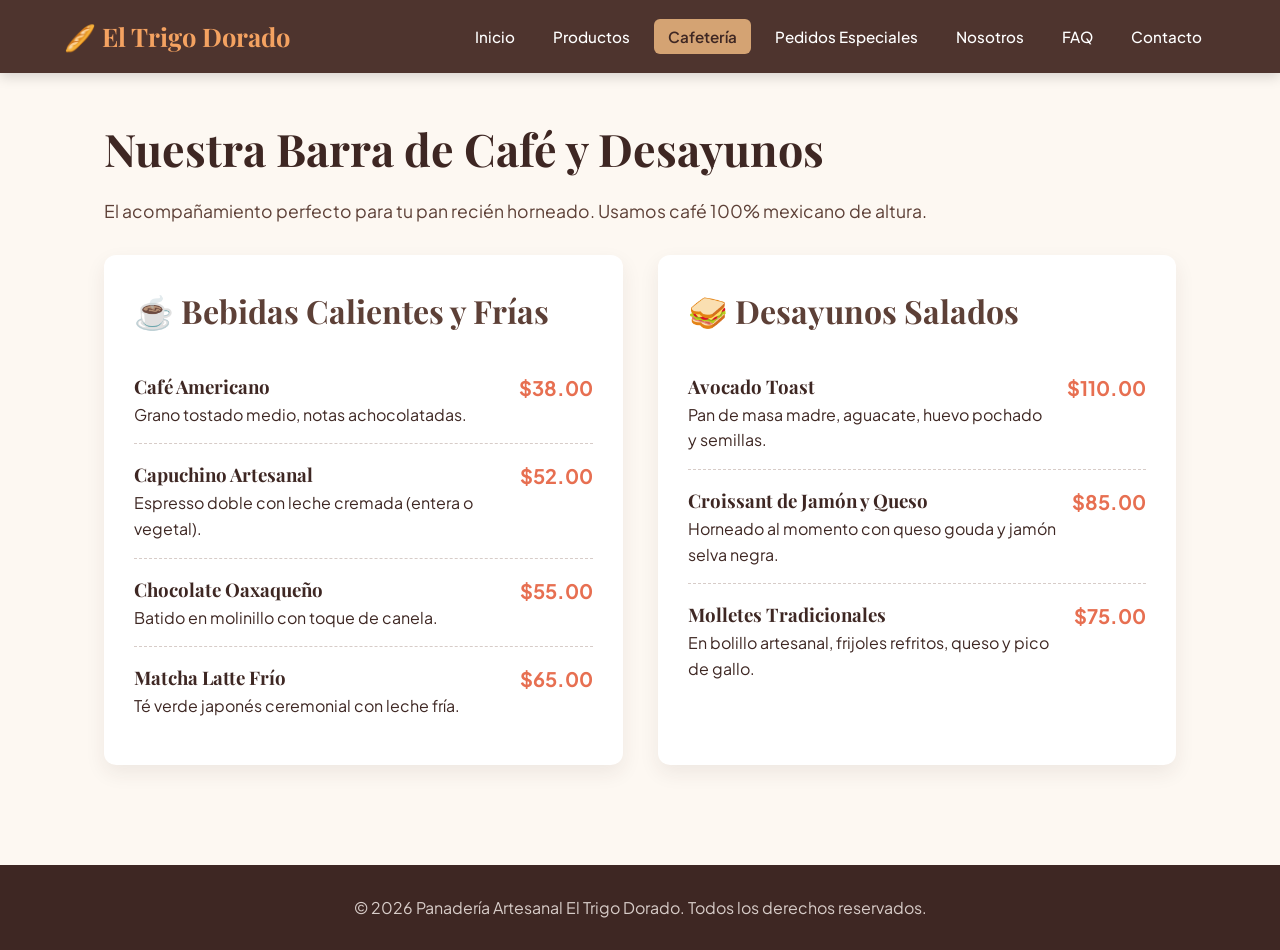
<file: cafeteria.html>
<!doctype html>
<html lang="es">
  <head>
    <meta charset="UTF-8" />
    <meta name="viewport" content="width=device-width, initial-scale=1.0" />
    <title>El Trigo Dorado | Cafetería</title>
    <link rel="stylesheet" href="styles.css" />
  </head>
  <body>
    <header>
      <a href="index.html" class="logo">🥖 El Trigo Dorado</a>
      <button class="menu-toggle" id="menu-btn" aria-label="Abrir menú">
        ☰
      </button>
      <nav id="nav-menu">
        <ul>
          <li><a href="index.html">Inicio</a></li>
          <li><a href="productos.html">Productos</a></li>
          <li><a href="cafeteria.html" class="activo">Cafetería</a></li>
          <li><a href="eventos.html">Pedidos Especiales</a></li>
          <li><a href="nosotros.html">Nosotros</a></li>
          <li><a href="preguntas.html">FAQ</a></li>
          <li><a href="contacto.html">Contacto</a></li>
        </ul>
      </nav>
    </header>

    <main>
      <h1>Nuestra Barra de Café y Desayunos</h1>
      <p class="subtitulo">
        El acompañamiento perfecto para tu pan recién horneado. Usamos café 100%
        mexicano de altura.
      </p>

      <div class="contacto-container">
        <div class="menu-lista">
          <h2>☕ Bebidas Calientes y Frías</h2>
          <div class="menu-item">
            <div>
              <h3>Café Americano</h3>
              <p>Grano tostado medio, notas achocolatadas.</p>
            </div>
            <span class="precio">$38.00</span>
          </div>
          <div class="menu-item">
            <div>
              <h3>Capuchino Artesanal</h3>
              <p>Espresso doble con leche cremada (entera o vegetal).</p>
            </div>
            <span class="precio">$52.00</span>
          </div>
          <div class="menu-item">
            <div>
              <h3>Chocolate Oaxaqueño</h3>
              <p>Batido en molinillo con toque de canela.</p>
            </div>
            <span class="precio">$55.00</span>
          </div>
          <div class="menu-item">
            <div>
              <h3>Matcha Latte Frío</h3>
              <p>Té verde japonés ceremonial con leche fría.</p>
            </div>
            <span class="precio">$65.00</span>
          </div>
        </div>

        <div class="menu-lista">
          <h2>🥪 Desayunos Salados</h2>
          <div class="menu-item">
            <div>
              <h3>Avocado Toast</h3>
              <p>Pan de masa madre, aguacate, huevo pochado y semillas.</p>
            </div>
            <span class="precio">$110.00</span>
          </div>
          <div class="menu-item">
            <div>
              <h3>Croissant de Jamón y Queso</h3>
              <p>Horneado al momento con queso gouda y jamón selva negra.</p>
            </div>
            <span class="precio">$85.00</span>
          </div>
          <div class="menu-item">
            <div>
              <h3>Molletes Tradicionales</h3>
              <p>
                En bolillo artesanal, frijoles refritos, queso y pico de gallo.
              </p>
            </div>
            <span class="precio">$75.00</span>
          </div>
        </div>
      </div>
    </main>

    <footer>
      <p>
        &copy; 2026 Panadería Artesanal El Trigo Dorado. Todos los derechos
        reservados.
      </p>
    </footer>
    <script src="script.js"></script>
  </body>
</html>
</file>
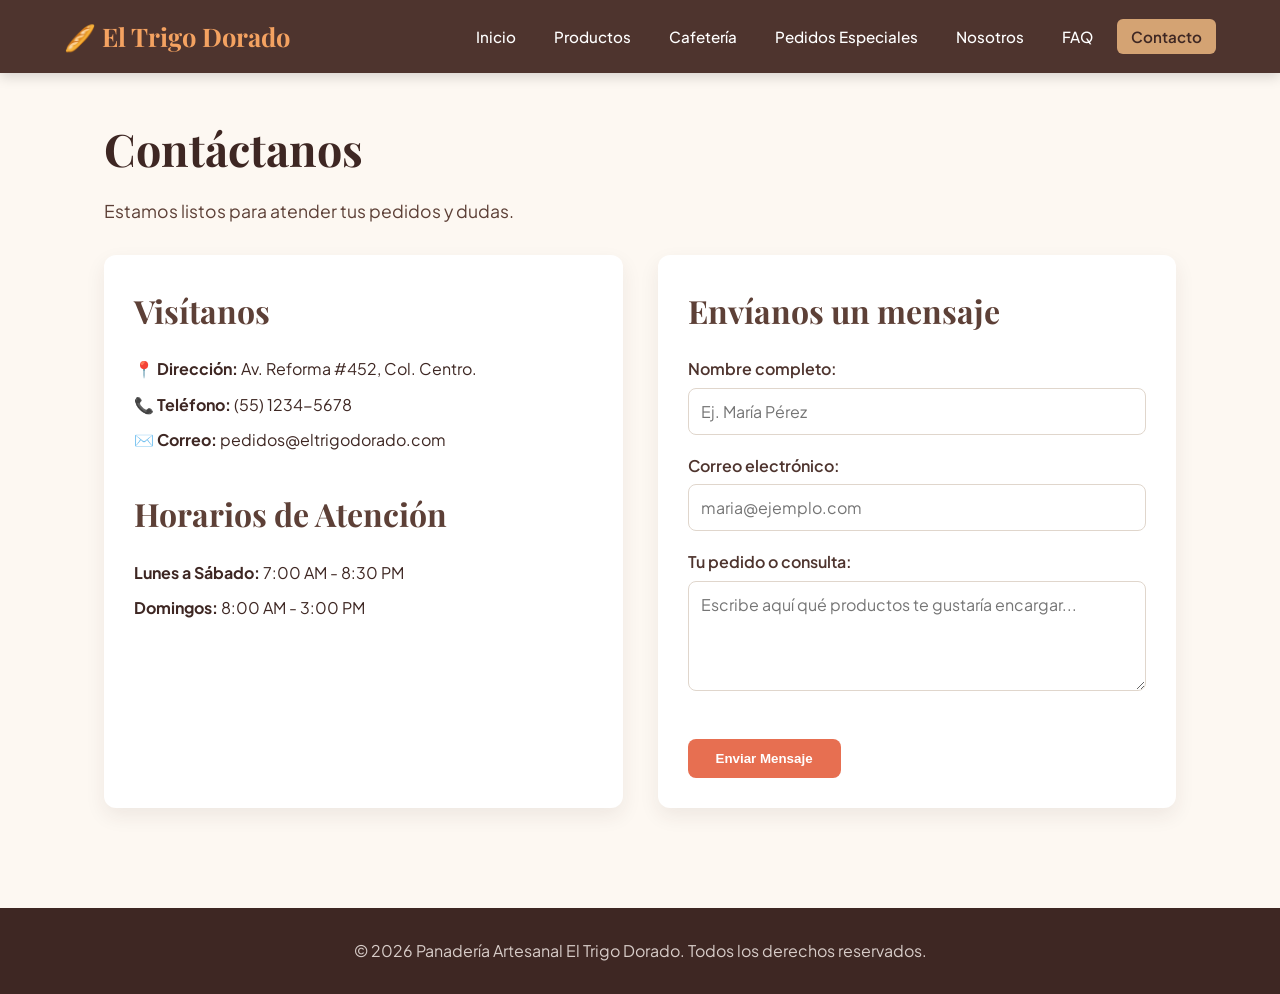
<file: contacto.html>
<!doctype html>
<html lang="es">
  <head>
    <meta charset="UTF-8" />
    <meta name="viewport" content="width=device-width, initial-scale=1.0" />
    <title>El Trigo Dorado | Contacto</title>
    <link rel="stylesheet" href="styles.css" />
  </head>
  <body>
    <header>
      <a href="index.html" class="logo">🥖 El Trigo Dorado</a>
      <button class="menu-toggle" id="menu-btn" aria-label="Abrir menú">
        ☰
      </button>
      <nav id="nav-menu">
        <ul>
          <li><a href="index.html">Inicio</a></li>
          <li><a href="productos.html">Productos</a></li>
          <li><a href="cafeteria.html">Cafetería</a></li>
          <li><a href="eventos.html">Pedidos Especiales</a></li>
          <li><a href="nosotros.html">Nosotros</a></li>
          <li><a href="preguntas.html">FAQ</a></li>
          <li><a href="contacto.html" class="activo">Contacto</a></li>
        </ul>
      </nav>
    </header>

    <main>
      <h1>Contáctanos</h1>
      <p class="subtitulo">Estamos listos para atender tus pedidos y dudas.</p>

      <div class="contacto-container">
        <div class="info-box">
          <h2>Visítanos</h2>
          <p><strong>📍 Dirección:</strong> Av. Reforma #452, Col. Centro.</p>
          <p><strong>📞 Teléfono:</strong> (55) 1234-5678</p>
          <p><strong>✉️ Correo:</strong> pedidos@eltrigodorado.com</p>
          <br />
          <h2>Horarios de Atención</h2>
          <p><strong>Lunes a Sábado:</strong> 7:00 AM - 8:30 PM</p>
          <p><strong>Domingos:</strong> 8:00 AM - 3:00 PM</p>
        </div>

        <form
          onsubmit="
            event.preventDefault();
            alert(
              '¡Gracias por tu mensaje! Nos pondremos en contacto contigo pronto.',
            );
            this.reset();
          "
        >
          <h2>Envíanos un mensaje</h2>
          <div class="form-grupo">
            <label for="nombre">Nombre completo:</label>
            <input
              type="text"
              id="nombre"
              required
              placeholder="Ej. María Pérez"
            />
          </div>
          <div class="form-grupo">
            <label for="email">Correo electrónico:</label>
            <input
              type="email"
              id="email"
              required
              placeholder="maria@ejemplo.com"
            />
          </div>
          <div class="form-grupo">
            <label for="mensaje">Tu pedido o consulta:</label>
            <textarea
              id="mensaje"
              rows="4"
              required
              placeholder="Escribe aquí qué productos te gustaría encargar..."
            ></textarea>
          </div>
          <button type="submit" class="btn">Enviar Mensaje</button>
        </form>
      </div>
    </main>

    <footer>
      <p>
        &copy; 2026 Panadería Artesanal El Trigo Dorado. Todos los derechos
        reservados.
      </p>
    </footer>
    <script src="script.js"></script>
  </body>
</html>
</file>
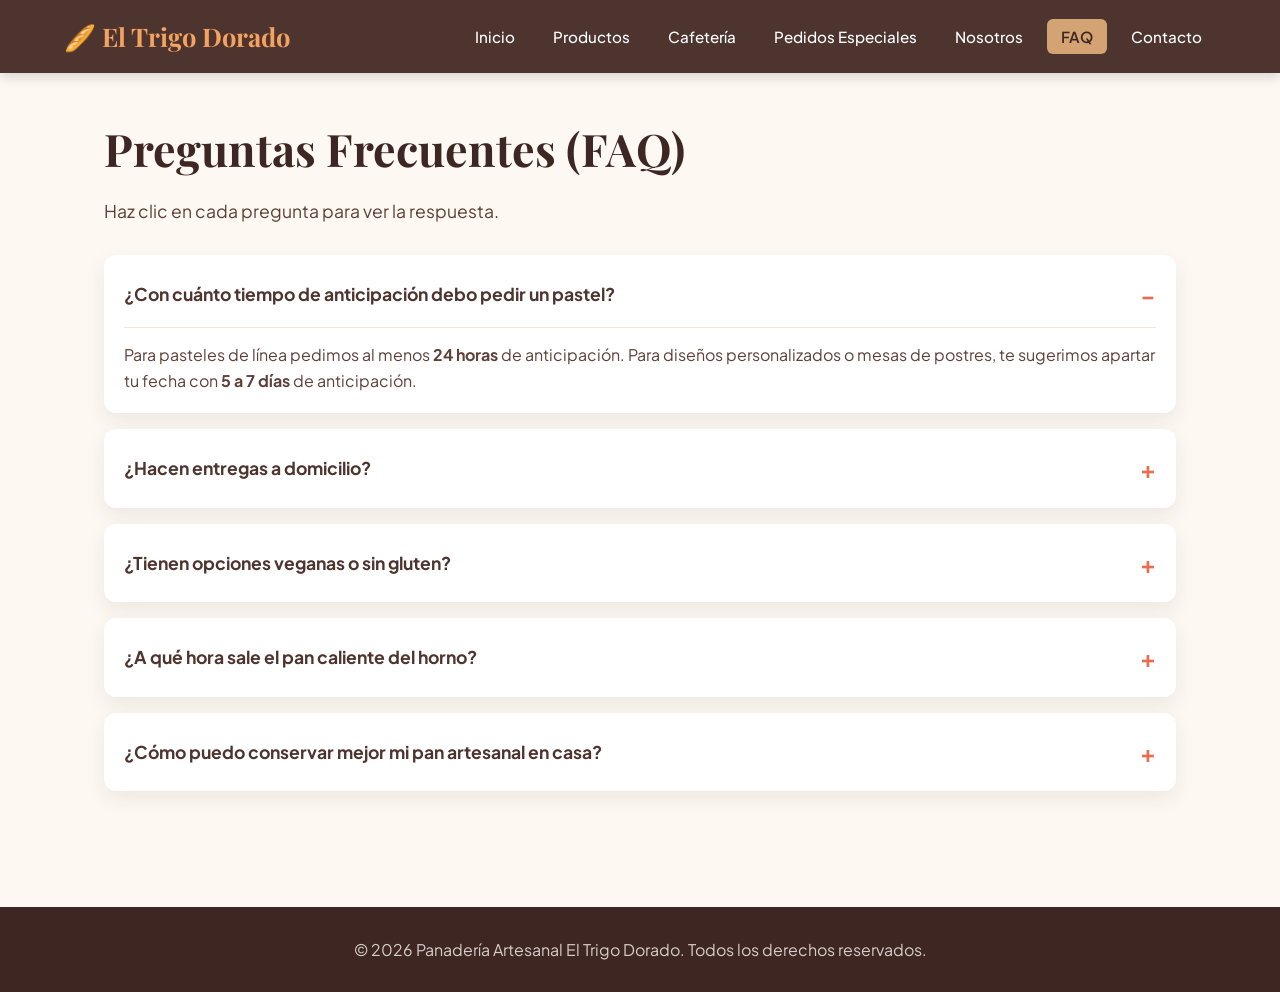
<file: preguntas.html>
<!doctype html>
<html lang="es">
  <head>
    <meta charset="UTF-8" />
    <meta name="viewport" content="width=device-width, initial-scale=1.0" />
    <title>El Trigo Dorado | Preguntas Frecuentes</title>
    <link rel="stylesheet" href="styles.css" />
  </head>
  <body>
    <header>
      <a href="index.html" class="logo">🥖 El Trigo Dorado</a>
      <button class="menu-toggle" id="menu-btn" aria-label="Abrir menú">
        ☰
      </button>
      <nav id="nav-menu">
        <ul>
          <li><a href="index.html">Inicio</a></li>
          <li><a href="productos.html">Productos</a></li>
          <li><a href="cafeteria.html">Cafetería</a></li>
          <li><a href="eventos.html">Pedidos Especiales</a></li>
          <li><a href="nosotros.html">Nosotros</a></li>
          <li><a href="preguntas.html" class="activo">FAQ</a></li>
          <li><a href="contacto.html">Contacto</a></li>
        </ul>
      </nav>
    </header>

    <main>
      <h1>Preguntas Frecuentes (FAQ)</h1>
      <p class="subtitulo">Haz clic en cada pregunta para ver la respuesta.</p>

      <details open>
        <summary>
          ¿Con cuánto tiempo de anticipación debo pedir un pastel?
        </summary>
        <p>
          Para pasteles de línea pedimos al menos <strong>24 horas</strong> de
          anticipación. Para diseños personalizados o mesas de postres, te
          sugerimos apartar tu fecha con <strong>5 a 7 días</strong> de
          anticipación.
        </p>
      </details>

      <details>
        <summary>¿Hacen entregas a domicilio?</summary>
        <p>
          Sí, contamos con envío a domicilio dentro de la ciudad en compras
          mayores a $250.00 MXN. También puedes encontrarnos en aplicaciones de
          reparto.
        </p>
      </details>

      <details>
        <summary>¿Tienen opciones veganas o sin gluten?</summary>
        <p>
          ¡Sí! Nuestras hogazas de masa madre tradicionales son 100% veganas
          (solo harina, agua y sal). Además, los martes y viernes horneamos
          brownies y panqués sin gluten hechos con harina de almendra.
        </p>
      </details>

      <details>
        <summary>¿A qué hora sale el pan caliente del horno?</summary>
        <p>
          La primera horneada del día sale a las <strong>7:30 AM</strong> (pan
          dulce y croissants) y a las <strong>10:00 AM</strong> salen las
          baguettes y hogazas de masa madre.
        </p>
      </details>

      <details>
        <summary>¿Cómo puedo conservar mejor mi pan artesanal en casa?</summary>
        <p>
          Te recomendamos guardarlo en una bolsa de tela o de papel a
          temperatura ambiente por hasta 3 días. Si deseas conservarlo más
          tiempo, rebánalo y congélalo en una bolsa hermética; solo tendrás que
          pasarlo por el tostador antes de comerlo.
        </p>
      </details>
    </main>

    <footer>
      <p>
        &copy; 2026 Panadería Artesanal El Trigo Dorado. Todos los derechos
        reservados.
      </p>
    </footer>
    <script src="script.js"></script>
  </body>
</html>
</file>
<file: styles.css>
@import url("https://fonts.googleapis.com/css2?family=Playfair+Display:wght@600;700&family=Plus+Jakarta+Sans:wght@400;500;600;700&display=swap");

:root {
  --bg-crema: #fdf8f2;
  --cafe-oscuro: #3e2723;
  --cafe-medio: #4e342e;
  --cafe-suave: #5d4037;
  --dorado: #f4a261;
  --trigo: #d4a373;
  --terracota: #e76f51;
  --terracota-hover: #d65a31;
  --blanco: #ffffff;
  --sombra: 0 8px 20px rgba(62, 39, 35, 0.08);
  --radio: 12px;
}

* {
  margin: 0;
  padding: 0;
  box-sizing: border-box;
}

body {
  font-family: "Plus Jakarta Sans", sans-serif;
  background-color: var(--bg-crema);
  color: var(--cafe-oscuro);
  line-height: 1.6;
  display: flex;
  flex-direction: column;
  min-height: 100vh;
}

h1,
h2,
h3,
.logo {
  font-family: "Playfair Display", serif;
}

/* Encabezado y Navegación Responsiva */
header {
  background-color: var(--cafe-medio);
  color: var(--blanco);
  padding: 1rem 5%;
  display: flex;
  justify-content: space-between;
  align-items: center;
  position: sticky;
  top: 0;
  z-index: 1000;
  box-shadow: 0 4px 12px rgba(0, 0, 0, 0.15);
}

.logo {
  font-size: 1.6rem;
  font-weight: 700;
  color: var(--dorado);
  text-decoration: none;
  display: flex;
  align-items: center;
  gap: 8px;
}

.menu-toggle {
  display: none;
  background: none;
  border: 2px solid var(--dorado);
  color: var(--dorado);
  font-size: 1.5rem;
  padding: 4px 12px;
  border-radius: 6px;
  cursor: pointer;
}

nav ul {
  list-style: none;
  display: flex;
  gap: 10px;
}

nav a {
  color: var(--blanco);
  text-decoration: none;
  font-weight: 500;
  font-size: 0.95rem;
  padding: 8px 14px;
  border-radius: 6px;
  transition: all 0.3s ease;
}

nav a:hover,
nav a.activo {
  background-color: var(--trigo);
  color: var(--cafe-oscuro);
  font-weight: 600;
}

/* Contenedor Principal */
main {
  flex: 1;
  padding: 40px 5%;
  max-width: 1200px;
  margin: 0 auto;
  width: 100%;
}

h1 {
  font-size: clamp(2rem, 4vw, 2.8rem);
  color: var(--cafe-oscuro);
  margin-bottom: 12px;
}

h2 {
  font-size: clamp(1.5rem, 3vw, 2rem);
  color: var(--cafe-suave);
  margin-bottom: 20px;
}

.subtitulo {
  color: var(--cafe-suave);
  font-size: 1.1rem;
  margin-bottom: 30px;
}

/* Sección Hero (Inicio) */
.hero {
  background:
    linear-gradient(rgba(46, 26, 20, 0.68), rgba(46, 26, 20, 0.75)),
    url("https://images.unsplash.com/photo-1509440159596-0249088772ff?auto=format&fit=crop&w=1400&q=80")
      center/cover;
  color: var(--blanco);
  text-align: center;
  padding: clamp(60px, 10vw, 120px) 20px;
  border-radius: var(--radio);
  margin-bottom: 50px;
  box-shadow: var(--sombra);
}

.hero h1 {
  color: var(--dorado);
  margin-bottom: 16px;
}

.hero p {
  max-width: 650px;
  margin: 0 auto;
  font-size: clamp(1rem, 2vw, 1.2rem);
  opacity: 0.95;
}

/* Botones */
.btn {
  display: inline-block;
  background-color: var(--terracota);
  color: var(--blanco);
  padding: 12px 28px;
  text-decoration: none;
  border-radius: 8px;
  font-weight: 600;
  margin-top: 24px;
  border: none;
  cursor: pointer;
  transition:
    transform 0.2s ease,
    background-color 0.3s ease;
}

.btn:hover {
  background-color: var(--terracota-hover);
  transform: translateY(-2px);
}

/* Cuadrícula de Productos y Tarjetas */
.grid {
  display: grid;
  grid-template-columns: repeat(auto-fit, minmax(270px, 1fr));
  gap: 28px;
  margin-top: 20px;
}

.card {
  background: var(--blanco);
  border-radius: var(--radio);
  overflow: hidden;
  box-shadow: var(--sombra);
  text-align: center;
  display: flex;
  flex-direction: column;
  justify-content: space-between;
  padding-bottom: 24px;
  transition:
    transform 0.3s ease,
    box-shadow 0.3s ease;
}

.card:hover {
  transform: translateY(-6px);
  box-shadow: 0 14px 28px rgba(62, 39, 35, 0.14);
}

.card img {
  width: 100%;
  height: 220px;
  object-fit: cover;
}

.card-body {
  padding: 20px 20px 0;
}

.card h3 {
  margin-bottom: 8px;
  color: var(--cafe-medio);
  font-size: 1.35rem;
}

.card p {
  font-size: 0.95rem;
  color: var(--cafe-suave);
}

.precio {
  display: block;
  font-size: 1.25rem;
  font-weight: 700;
  color: var(--terracota);
  margin-top: 14px;
}

/* Sección Nosotros */
.nosotros-grid {
  display: grid;
  grid-template-columns: 1fr 1fr;
  gap: 40px;
  align-items: center;
  background: var(--blanco);
  padding: 35px;
  border-radius: var(--radio);
  box-shadow: var(--sombra);
}

.nosotros-grid img {
  width: 100%;
  border-radius: var(--radio);
  object-fit: cover;
}

.lista-pilares {
  margin-left: 20px;
  display: flex;
  flex-direction: column;
  gap: 10px;
}

/* Formulario de Contacto y Cafetería */
.contacto-container {
  display: grid;
  grid-template-columns: 1fr 1fr;
  gap: 35px;
}

.info-box,
form,
.menu-lista {
  background: var(--blanco);
  padding: 30px;
  border-radius: var(--radio);
  box-shadow: var(--sombra);
}

.info-box p {
  margin-bottom: 10px;
}

.form-grupo {
  margin-bottom: 18px;
}

label {
  display: block;
  margin-bottom: 6px;
  font-weight: 600;
  color: var(--cafe-medio);
}

input,
textarea {
  width: 100%;
  padding: 12px;
  border: 1.5px solid #e0d6cc;
  border-radius: 8px;
  font-family: inherit;
  font-size: 1rem;
  transition: border-color 0.3s;
}

input:focus,
textarea:focus {
  outline: none;
  border-color: var(--terracota);
}

/* Cafetería */
.menu-item {
  display: flex;
  justify-content: space-between;
  align-items: flex-start;
  gap: 15px;
  border-bottom: 1px dashed #d7ccc8;
  padding: 16px 0;
}

.menu-item:last-child {
  border-bottom: none;
}

.menu-item .precio {
  margin-top: 0;
  white-space: nowrap;
}

/* Preguntas Frecuentes (FAQ) */
details {
  background: var(--blanco);
  margin-bottom: 16px;
  padding: 20px;
  border-radius: var(--radio);
  box-shadow: var(--sombra);
  transition: all 0.3s ease;
}

summary {
  font-weight: 700;
  font-size: 1.1rem;
  color: var(--cafe-medio);
  cursor: pointer;
  list-style: none;
  display: flex;
  justify-content: space-between;
  align-items: center;
}

summary::after {
  content: "+";
  font-size: 1.5rem;
  color: var(--terracota);
}

details[open] summary::after {
  content: "−";
}

details p {
  margin-top: 14px;
  padding-top: 14px;
  border-top: 1px solid #f0e6dc;
  color: var(--cafe-suave);
}

/* Pie de Página */
footer {
  background-color: var(--cafe-oscuro);
  color: #d7ccc8;
  text-align: center;
  padding: 30px 5%;
  margin-top: 60px;
}

/* =========================================
   MEDIA QUERIES (RESPONSIVO PARA MÓVIL Y TABLET)
   ========================================= */
@media (max-width: 960px) {
  .menu-toggle {
    display: block;
  }

  nav {
    display: none;
    width: 100%;
    padding-top: 15px;
  }

  nav.abierto {
    display: block;
  }

  nav ul {
    flex-direction: column;
    gap: 8px;
  }

  nav a {
    display: block;
    padding: 12px;
    background-color: rgba(255, 255, 255, 0.05);
  }

  header {
    flex-wrap: wrap;
  }
}

@media (max-width: 768px) {
  .nosotros-grid,
  .contacto-container {
    grid-template-columns: 1fr;
    padding: 22px;
  }

  main {
    padding: 25px 4%;
  }
}

/* Sección de Video Promocional */
.video-seccion {
  background: var(--blanco);
  padding: 35px;
  border-radius: var(--radio);
  box-shadow: var(--sombra);
  text-align: center;
  margin-bottom: 50px;
}

.video-seccion p {
  max-width: 700px;
  margin: 0 auto 25px;
  color: var(--cafe-suave);
}

@media (max-width: 768px) {
  .video-seccion {
    padding: 20px;
  }
}

.video-contenedor {
  width: 280px; /* Ancho compacto tipo celular */
  height: 480px; /* Altura fija para que no ocupe toda la pantalla */
  margin: 0 auto;
  border-radius: var(--radio);
  overflow: hidden;
  box-shadow: 0 10px 25px rgba(62, 39, 35, 0.2);
  background-color: #3e2723;
}

.video-contenedor video {
  width: 100%;
  height: 100%;
  object-fit: cover; /* Recorta las franjas negras de los lados */
  display: block;
}
</file>
